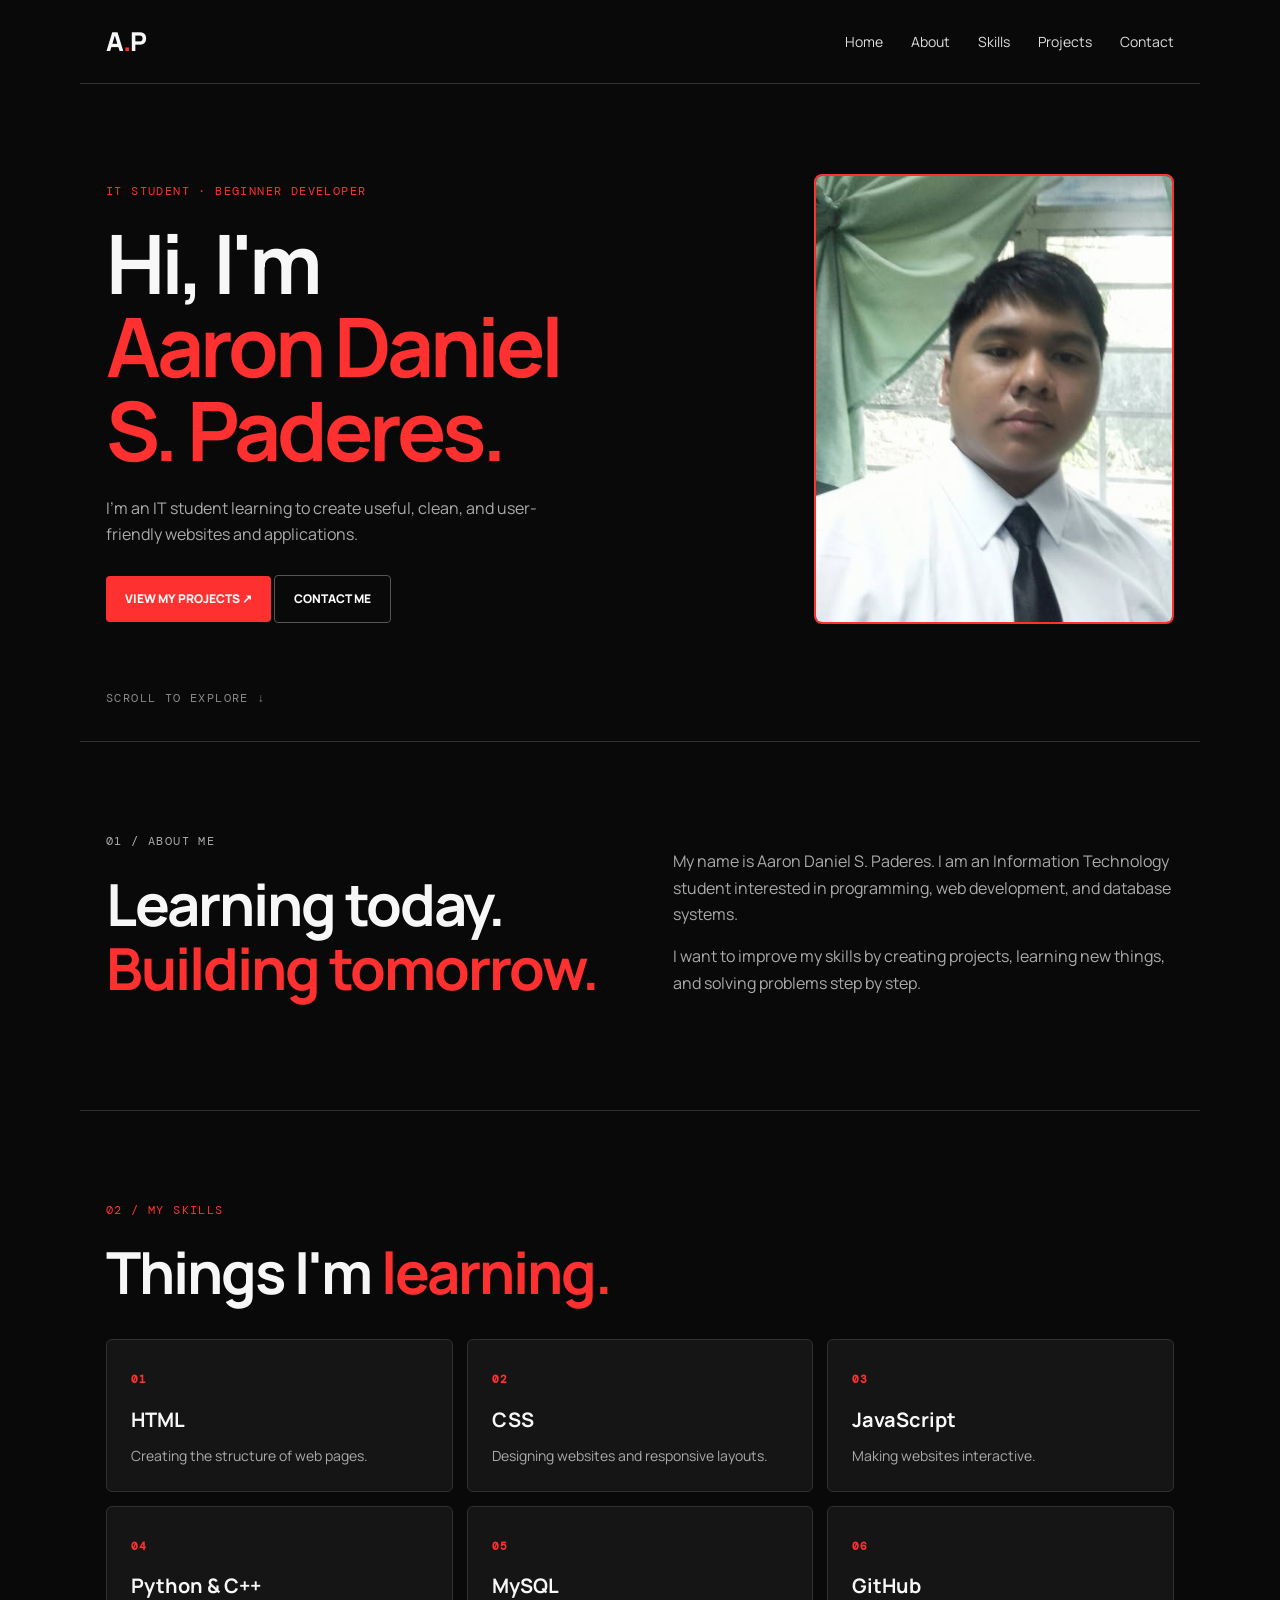
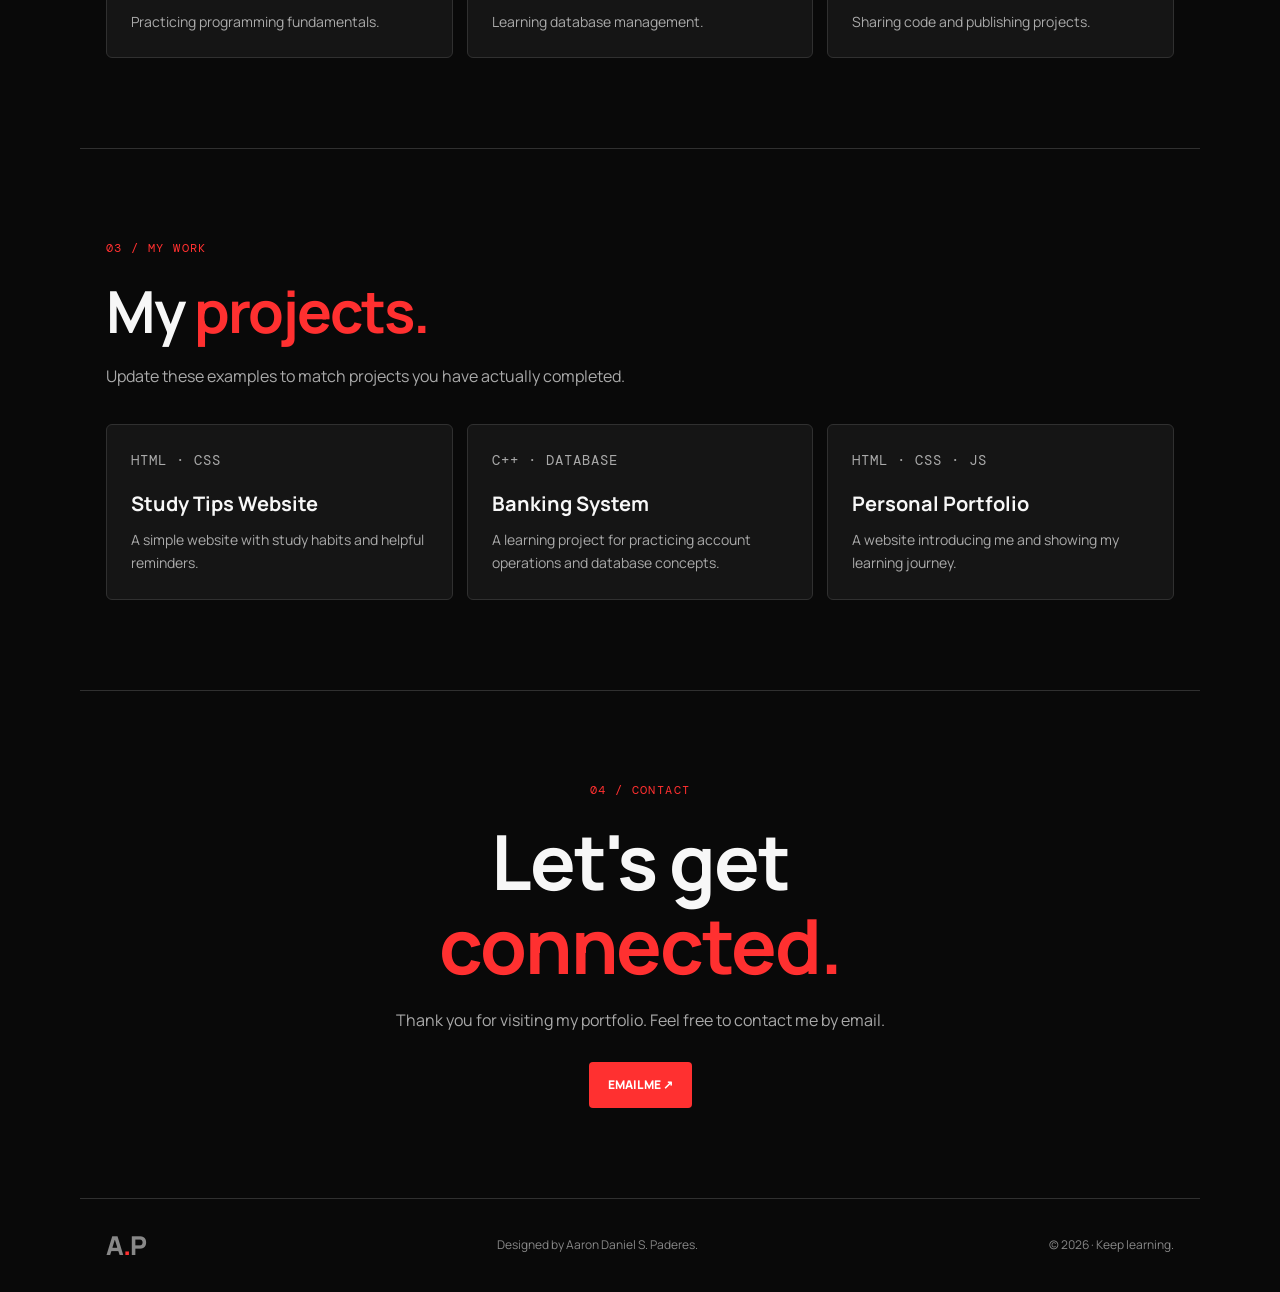
<file: index.html>
<!DOCTYPE html>
<html lang="en">
<head>
<meta charset="UTF-8"><meta name="viewport" content="width=device-width, initial-scale=1">
<meta name="description" content="Portfolio of Aaron Daniel S. Paderes">
<title>Aaron Daniel S. Paderes | Portfolio</title>
<link rel="stylesheet" href="style.css"><script src="script.js" defer></script>
</head>
<body>
<header><a class="logo" href="#home">A<span>.</span>P</a><button id="menu-toggle" aria-label="Toggle navigation" aria-expanded="false">☰</button>
<nav id="nav"><a href="#home">Home</a><a href="#about">About</a><a href="#skills">Skills</a><a href="#projects">Projects</a><a href="#contact">Contact</a></nav></header>
<main>
<section id="home" class="hero section"><div><p class="eyebrow">IT STUDENT · BEGINNER DEVELOPER</p><h1>Hi, I'm<br><span>Aaron Daniel<br>S. Paderes.</span></h1><p class="intro">I'm an IT student learning to create useful, clean, and user-friendly websites and applications.</p><a class="button" href="#projects">VIEW MY PROJECTS ↗</a> <a class="button outline" href="#contact">CONTACT ME</a></div>
<div class="photo-area"><img src="profile.jpg" alt="Aaron Daniel S. Paderes" onerror="this.style.display='none';document.getElementById('photo-placeholder').style.display='grid'"><div id="photo-placeholder"><strong>YOUR PHOTO</strong><small>Upload an image named profile.jpg</small></div></div><a class="scroll-note" href="#about">SCROLL TO EXPLORE ↓</a></section>
<section id="about" class="section split"><div><p class="eyebrow">01 / ABOUT ME</p><h2>Learning today.<br><span>Building tomorrow.</span></h2></div><div><p>My name is Aaron Daniel S. Paderes. I am an Information Technology student interested in programming, web development, and database systems.</p><p>I want to improve my skills by creating projects, learning new things, and solving problems step by step.</p></div></section>
<section id="skills" class="section"><p class="eyebrow">02 / MY SKILLS</p><h2>Things I'm <span>learning.</span></h2><div class="cards">
<article><b>01</b><h3>HTML</h3><p>Creating the structure of web pages.</p></article><article><b>02</b><h3>CSS</h3><p>Designing websites and responsive layouts.</p></article><article><b>03</b><h3>JavaScript</h3><p>Making websites interactive.</p></article><article><b>04</b><h3>Python & C++</h3><p>Practicing programming fundamentals.</p></article><article><b>05</b><h3>MySQL</h3><p>Learning database management.</p></article><article><b>06</b><h3>GitHub</h3><p>Sharing code and publishing projects.</p></article></div></section>
<section id="projects" class="section"><p class="eyebrow">03 / MY WORK</p><h2>My <span>projects.</span></h2><p class="muted">Update these examples to match projects you have actually completed.</p><div class="cards">
<article><p class="project-label">HTML · CSS</p><h3>Study Tips Website</h3><p>A simple website with study habits and helpful reminders.</p></article><article><p class="project-label">C++ · DATABASE</p><h3>Banking System</h3><p>A learning project for practicing account operations and database concepts.</p></article><article><p class="project-label">HTML · CSS · JS</p><h3>Personal Portfolio</h3><p>A website introducing me and showing my learning journey.</p></article></div></section>
<section id="contact" class="section contact"><p class="eyebrow">04 / CONTACT</p><h2>Let's get<br><span>connected.</span></h2><p class="muted">Thank you for visiting my portfolio. Feel free to contact me by email.</p><a class="button" href="mailto:aaronpaderes619@gmail.com">EMAIL ME ↗</a></section>
</main><footer><a class="logo" href="#home">A<span>.</span>P</a><p>Designed by Aaron Daniel S. Paderes.</p><p>© <span id="year"></span> · Keep learning.</p></footer>
</body></html>
</file>
<file: style.css>
@import url('https://fonts.googleapis.com/css2?family=DM+Mono:wght@400;500&family=Manrope:wght@400;500;600;700;800&display=swap');
:root{--red:#ff3030;--black:#090909;--white:#f7f7f7;--muted:#aaa;--panel:#151515;--border:#303030}
*{box-sizing:border-box}html{scroll-behavior:smooth;scroll-padding-top:80px}body{margin:0;background:var(--black);color:var(--white);font-family:Manrope,Arial,sans-serif;line-height:1.65}a{color:inherit;text-decoration:none}
header{max-width:1120px;margin:auto;padding:20px 26px;display:flex;align-items:center;justify-content:space-between;border-bottom:1px solid var(--border)}.logo{font-size:26px;font-weight:800;letter-spacing:-1px}.logo span,h1 span,h2 span{color:var(--red)}
nav{display:flex;gap:28px}nav a{font-size:14px;color:#ddd}nav a:hover{color:var(--red)}#menu-toggle{display:none;background:none;color:white;border:0;font-size:25px;cursor:pointer}
.section{max-width:1120px;margin:auto;padding:90px 26px;border-bottom:1px solid var(--border)}.hero{min-height:620px;display:grid;grid-template-columns:1.1fr .9fr;align-items:center;gap:55px;position:relative;padding-bottom:110px}
.eyebrow,.scroll-note{font-family:'DM Mono',monospace;font-size:12px;letter-spacing:1.4px}.eyebrow{color:var(--red);margin:0 0 20px}h1{font-size:clamp(46px,7vw,82px);line-height:1.02;letter-spacing:-4px;margin:0 0 22px}h2{font-size:clamp(36px,5vw,58px);line-height:1.1;letter-spacing:-2px;margin:0 0 20px}
.intro{color:var(--muted);max-width:450px;margin-bottom:28px}.button{display:inline-block;background:var(--red);color:white;padding:13px 19px;border-radius:4px;font-size:12px;font-weight:800;transition:.2s}.button:hover{background:#d91f2b;transform:translateY(-2px)}.outline{background:transparent;border:1px solid #555}.outline:hover{background:#171717;border-color:var(--red)}
.photo-area{width:100%;max-width:360px;justify-self:end}.photo-area img,#photo-placeholder{width:100%;aspect-ratio:4/5;object-fit:cover;border:2px solid var(--red);border-radius:8px;background:linear-gradient(145deg,#262626,#111)}#photo-placeholder{display:none;place-content:center;text-align:center}#photo-placeholder strong{font-size:25px;color:var(--red)}#photo-placeholder small{color:var(--muted);margin-top:8px}.scroll-note{position:absolute;left:26px;bottom:32px;color:#888}
.split{display:grid;grid-template-columns:1fr 1fr;gap:65px}.split p,.muted{color:var(--muted)}.cards{display:grid;grid-template-columns:repeat(3,1fr);gap:14px;margin-top:35px}.cards article{background:var(--panel);border:1px solid var(--border);padding:24px;border-radius:6px;transition:.2s}.cards article:hover{border-color:var(--red);transform:translateY(-3px)}.cards b,.project-label{color:var(--red);font-family:'DM Mono',monospace;font-size:11px;letter-spacing:1px}.cards h3{margin:12px 0 8px;font-size:20px}.cards p{margin:0;color:var(--muted);font-size:14px}.project-label{margin-bottom:15px!important}.contact{text-align:center}.contact h2{font-size:clamp(48px,7vw,76px)}.contact .muted{max-width:520px;margin:20px auto 28px}.small-note{color:#777;font-size:11px;margin-top:16px}
footer{max-width:1120px;margin:auto;padding:25px 26px;display:flex;justify-content:space-between;align-items:center;flex-wrap:wrap;gap:14px;color:#888;font-size:12px}footer p{margin:0}
@media(max-width:720px){header{position:relative}#menu-toggle{display:block}nav{display:none;position:absolute;z-index:5;top:70px;left:0;right:0;padding:22px 26px;background:#111;border-bottom:1px solid var(--border);flex-direction:column;gap:18px}nav.open{display:flex}.section{padding:68px 22px}.hero{grid-template-columns:1fr;gap:38px;padding-bottom:90px}h1{letter-spacing:-2px}.photo-area{justify-self:center;max-width:320px}.split{grid-template-columns:1fr;gap:10px}.cards{grid-template-columns:1fr}}
@media(prefers-reduced-motion:reduce){html{scroll-behavior:auto}*,*::before,*::after{transition:none!important}}
</file>
